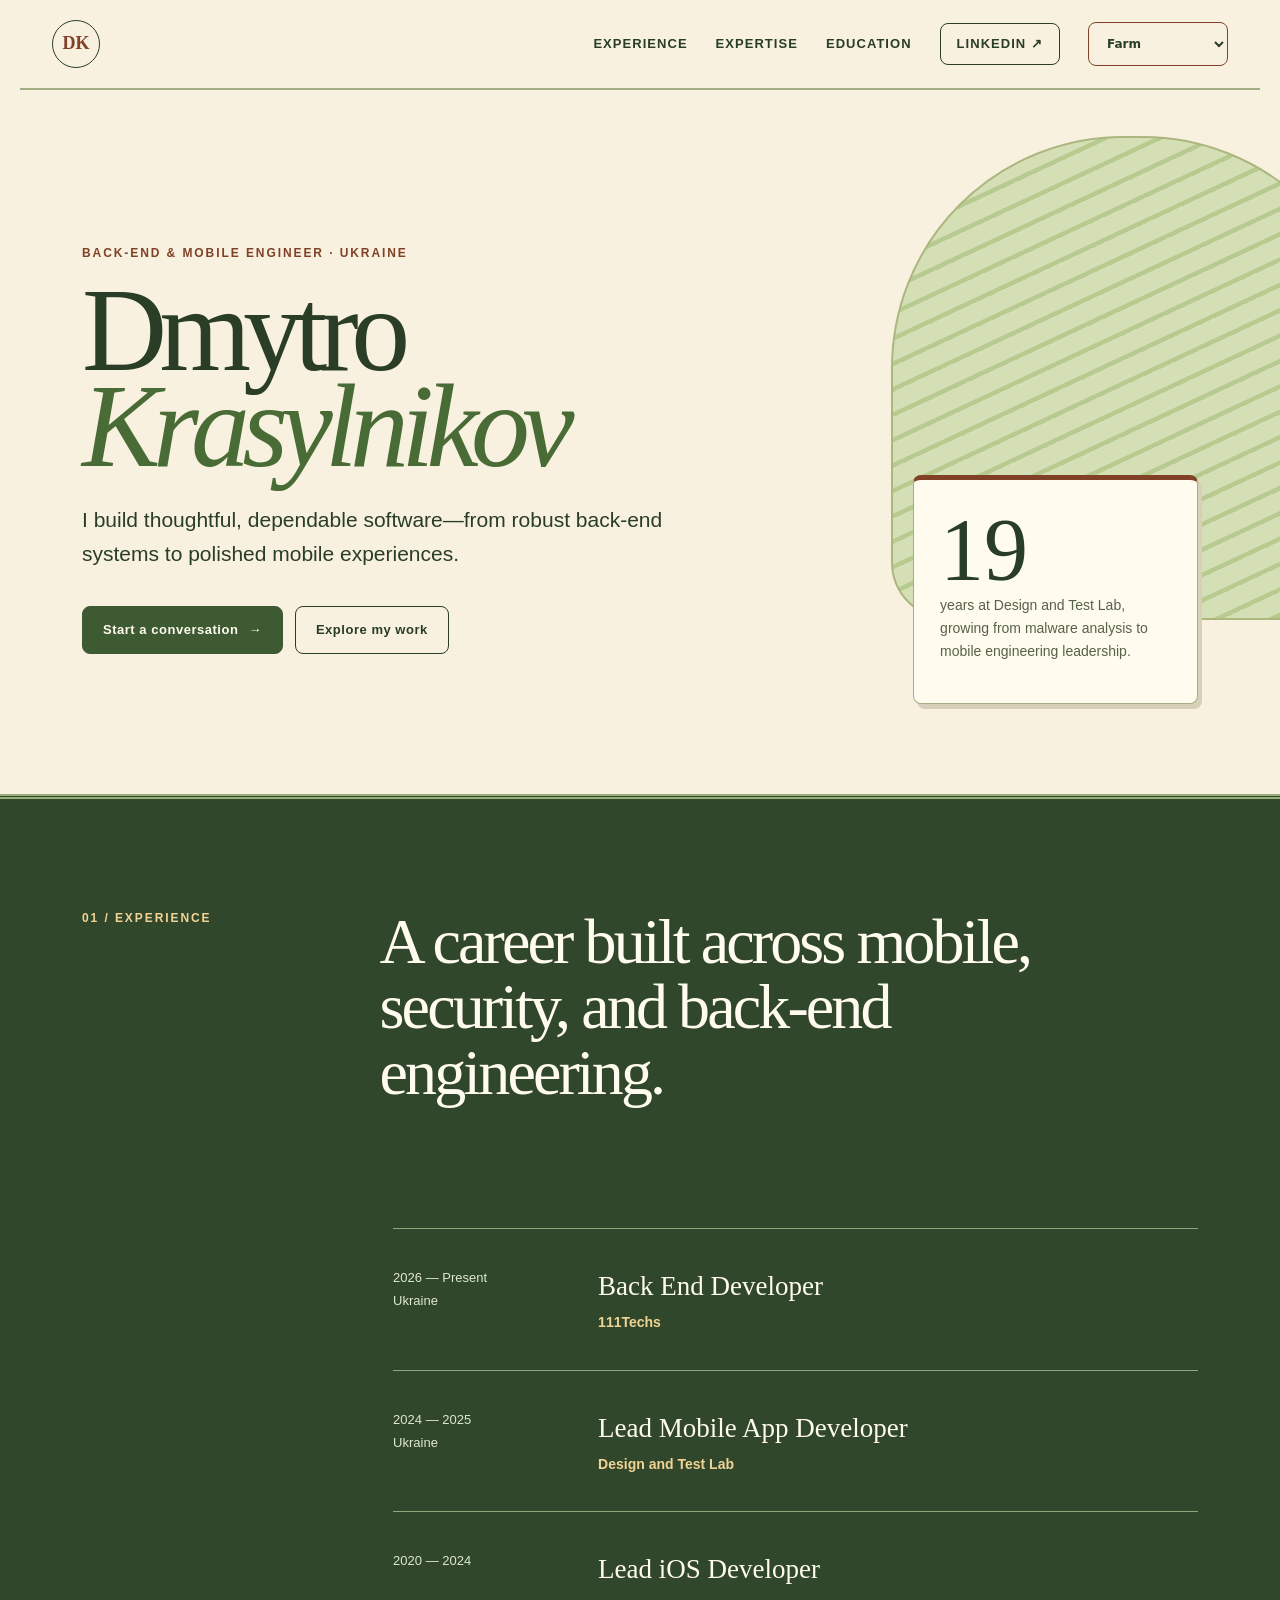
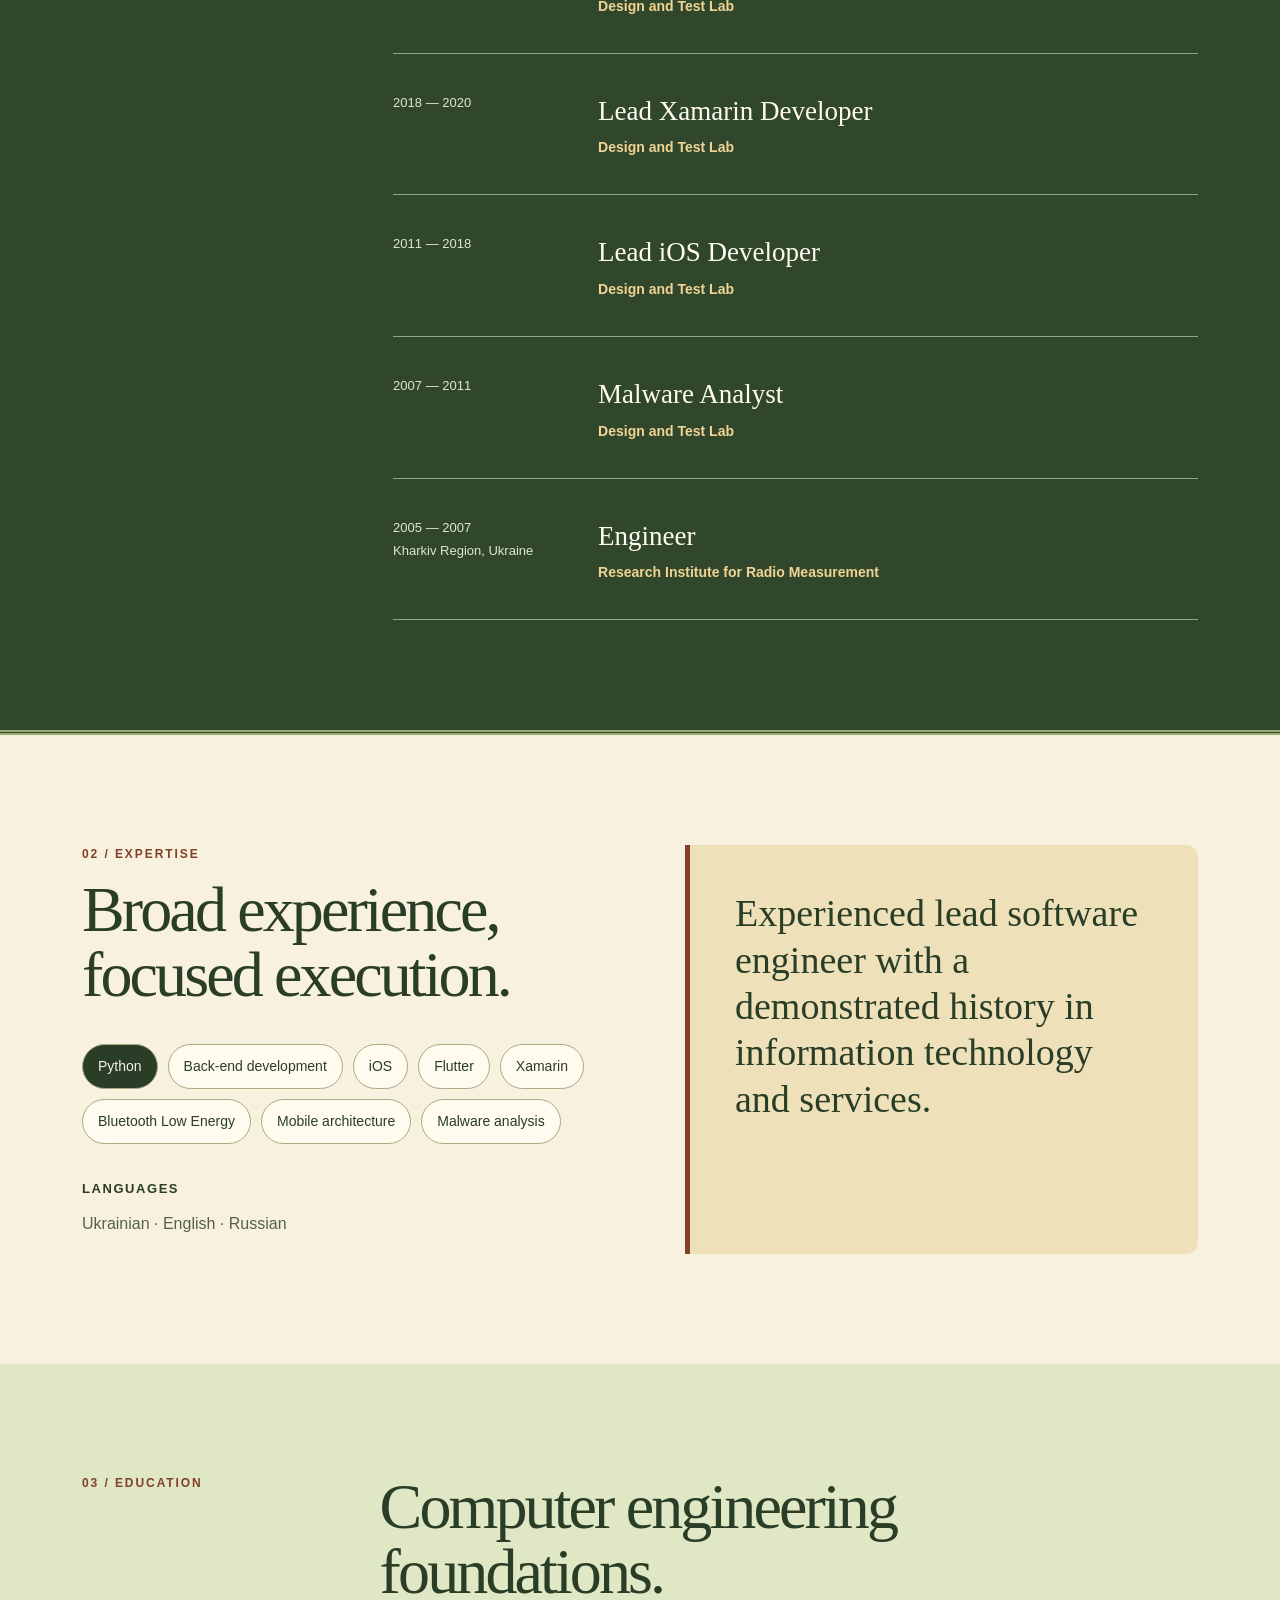
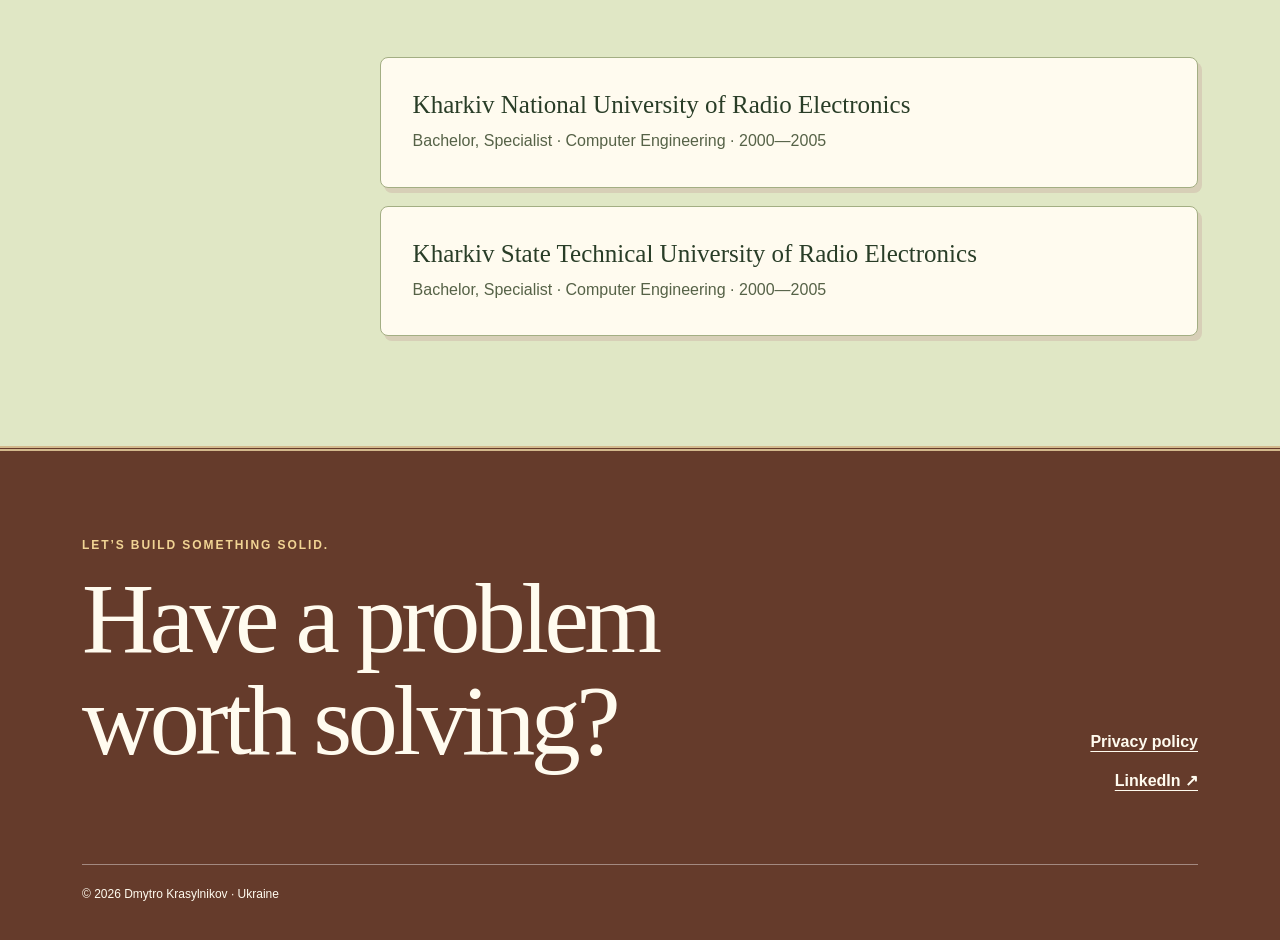
<file: index.html>
<!doctype html>
<html lang="en">
<head>
  <meta charset="utf-8">
  <meta name="viewport" content="width=device-width, initial-scale=1">
  <meta name="description" content="Dmytro Krasylnikov — backend and mobile software engineer with more than two decades of experience.">
  <meta name="theme-color" content="#101010">
  <meta property="og:title" content="Dmytro Krasylnikov — Software Engineer">
  <meta property="og:description" content="Backend and mobile software engineer building dependable products and teams.">
  <meta property="og:type" content="website">
  <title>Dmytro Krasylnikov — Software Engineer</title>
  <style>
    :root {
      color-scheme: dark;
      --ink: #ededed;
      --muted: #b0b0b0;
      --paper: #101010;
      --card: #1c1c1c;
      --accent: #d0d0d0;
      --accent-bright: #dedede;
      --aqua: #242424;
      --line: #444444;
      --display: Georgia, "Times New Roman", serif;
      --body: Inter, ui-sans-serif, system-ui, -apple-system, BlinkMacSystemFont, "Segoe UI", sans-serif;
    }

    * { box-sizing: border-box; }
    html { scroll-behavior: smooth; }
    body {
      margin: 0;
      color: var(--ink);
      background: var(--paper);
      font-family: var(--body);
      line-height: 1.65;
    }
    ::selection { color: var(--paper); background: var(--ink); }
    a { color: inherit; }
    a:focus-visible { outline: 3px solid var(--accent); outline-offset: 4px; }
    .skip-link {
      position: fixed;
      z-index: 10;
      top: 12px;
      left: 12px;
      padding: 10px 16px;
      color: var(--paper);
      background: var(--ink);
      transform: translateY(-160%);
      transition: transform .2s ease;
    }
    .skip-link:focus { transform: translateY(0); }

    .site-header {
      position: sticky;
      z-index: 5;
      top: 0;
      display: flex;
      align-items: center;
      justify-content: space-between;
      max-width: 1240px;
      margin: auto;
      padding: 20px 32px;
      background: rgba(16, 16, 16, .92);
      border-bottom: 1px solid transparent;
      backdrop-filter: blur(14px);
      -webkit-backdrop-filter: blur(14px);
    }
    .monogram {
      display: grid;
      width: 48px;
      height: 48px;
      place-items: center;
      border: 1px solid var(--ink);
      border-radius: 50%;
      font-family: var(--display);
      font-size: 18px;
      font-weight: 700;
      text-decoration: none;
    }
    .monogram, nav a, .button, .footer-links a { transition: color .2s ease, background-color .2s ease, border-color .2s ease, transform .2s ease; }
    .monogram:hover { color: var(--paper); background: var(--ink); transform: rotate(-6deg); }
    nav { display: flex; align-items: center; gap: 28px; }
    nav a { font-size: 13px; font-weight: 700; letter-spacing: .08em; text-decoration: none; text-transform: uppercase; }
    nav a:not(.profile-link):hover { color: var(--accent); }
    .profile-link { padding: 9px 16px; border: 1px solid var(--ink); border-radius: 999px; }
    .profile-link:hover { color: var(--paper); background: var(--ink); }

    main { overflow: hidden; }
    section[id] { scroll-margin-top: 90px; }
    .hero {
      position: relative;
      display: grid;
      grid-template-columns: minmax(0, 1.45fr) minmax(280px, .55fr);
      gap: 80px;
      max-width: 1180px;
      min-height: 670px;
      margin: 34px auto 0;
      padding: 70px 32px 90px;
      align-items: center;
    }
    .hero::before {
      position: absolute;
      z-index: -1;
      top: 12px;
      right: -145px;
      width: 480px;
      height: 480px;
      border: 1px solid rgba(255, 255, 255, .18);
      border-radius: 50%;
      content: "";
    }
    .eyebrow { margin: 0 0 18px; color: var(--accent); font-size: 12px; font-weight: 800; letter-spacing: .16em; text-transform: uppercase; }
    h1, h2, h3, p { margin-top: 0; }
    h1 {
      max-width: 850px;
      margin-bottom: 28px;
      font-family: var(--display);
      font-size: clamp(58px, 9.2vw, 126px);
      font-weight: 400;
      letter-spacing: -.065em;
      line-height: .82;
    }
    h1 span { display: block; color: var(--accent); font-style: italic; }
    .intro { max-width: 650px; margin-bottom: 34px; font-size: clamp(17px, 2vw, 21px); }
    .hero-actions { display: flex; flex-wrap: wrap; gap: 12px; }
    .button {
      display: inline-flex;
      align-items: center;
      gap: 10px;
      min-height: 48px;
      padding: 0 20px;
      border: 1px solid var(--ink);
      border-radius: 999px;
      font-size: 13px;
      font-weight: 800;
      letter-spacing: .04em;
      text-decoration: none;
    }
    .button.primary { color: var(--paper); background: var(--ink); }
    .button:hover { color: var(--paper); background: var(--accent); border-color: var(--accent); transform: translateY(-2px); }
    .button.primary:hover { background: var(--accent); border-color: var(--accent); }
    .hero-note { align-self: end; padding: 26px; border: 1px solid rgba(255, 255, 255, .2); background: rgba(255, 255, 255, .04); }
    .hero-note .number { display: block; font-family: var(--display); font-size: 88px; line-height: 1; }
    .hero-note p { max-width: 210px; color: var(--muted); font-size: 14px; }

    .band { background: #080808; color: #ededed; }
    .section { max-width: 1180px; margin: auto; padding: 110px 32px; }
    .section-heading { display: grid; grid-template-columns: .45fr 1.55fr; gap: 60px; margin-bottom: 70px; }
    .section-label { color: var(--accent); font-size: 12px; font-weight: 800; letter-spacing: .16em; text-transform: uppercase; }
    .band .section-label { color: var(--accent-bright); }
    h2 { max-width: 770px; font-family: var(--display); font-size: clamp(38px, 5vw, 68px); font-weight: 400; letter-spacing: -.045em; line-height: 1.02; }

    .timeline { margin-left: calc(22.5% + 60px); }
    .job {
      display: grid;
      grid-template-columns: 175px 1fr;
      gap: 30px;
      padding: 35px 0;
      border-top: 1px solid rgba(255,255,255,.22);
    }
    .job:last-child { border-bottom: 1px solid rgba(255,255,255,.22); }
    .job h3, .school h3 { text-wrap: balance; }
    .job time, .job .place { color: #b8b8b8; font-size: 13px; }
    .job h3 { margin-bottom: 3px; font-family: var(--display); font-size: 27px; font-weight: 400; }
    .job p { margin-bottom: 0; color: #cccccc; }
    .job .company { color: #dedede; font-size: 14px; font-weight: 700; }

    .expertise { display: grid; grid-template-columns: 1fr 1fr; gap: 90px; }
    .expertise h2 { margin-bottom: 36px; }
    .skill-list { display: flex; flex-wrap: wrap; gap: 10px; padding: 0; list-style: none; }
    .skill-list li { padding: 10px 15px; border: 1px solid #555555; border-radius: 999px; background: var(--card); font-size: 14px; }
    .skill-list li:first-child { color: var(--paper); background: var(--ink); border-color: var(--ink); }
    .quote { padding: 45px; border-left: 5px solid var(--accent); background: #202020; }
    .quote p { margin: 0; font-family: var(--display); font-size: clamp(24px, 3vw, 38px); line-height: 1.22; }
    .languages { margin-top: 34px; }
    .languages h3 { margin-bottom: 12px; font-size: 13px; letter-spacing: .12em; text-transform: uppercase; }
    .languages p { color: var(--muted); }

    .education { background: var(--aqua); }
    .education-grid { display: grid; grid-template-columns: .45fr 1.55fr; gap: 60px; }
    .schools { display: grid; gap: 18px; }
    .school { padding: 32px; background: rgba(255,255,255,.05); }
    .school h3 { margin-bottom: 8px; font-family: var(--display); font-size: 25px; font-weight: 400; line-height: 1.2; }
    .school p { margin-bottom: 0; color: #b8b8b8; }

    footer { padding: 85px 32px 35px; color: var(--ink); background: #080808; }
    .footer-inner { display: grid; grid-template-columns: 1fr auto; gap: 50px; max-width: 1116px; margin: auto; align-items: end; }
    footer h2 { max-width: 780px; margin-bottom: 22px; font-size: clamp(48px, 8vw, 100px); }
    .footer-links { display: grid; gap: 12px; text-align: right; }
    .footer-links a { font-weight: 700; text-underline-offset: 4px; }
    .footer-links a:hover { text-decoration-thickness: 3px; }
    .copyright { max-width: 1116px; margin: 70px auto 0; padding-top: 20px; border-top: 1px solid rgba(255,255,255,.4); font-size: 12px; }

    @media (max-width: 760px) {
      .site-header { padding: 20px; }
      nav a:not(.profile-link) { display: none; }
      .hero { grid-template-columns: 1fr; gap: 24px; min-height: auto; margin-top: 0; padding: 65px 20px 80px; }
      .hero::before { top: 40px; right: -270px; }
      h1 { font-size: clamp(55px, 21vw, 86px); }
      .hero-note { display: flex; align-items: center; gap: 18px; padding: 20px; }
      .hero-note .number { font-size: 65px; }
      .hero-note p { margin: 0; }
      .section { padding: 75px 20px; }
      .section-heading, .education-grid, .expertise { grid-template-columns: 1fr; gap: 22px; }
      .timeline { margin-left: 0; }
      .job { grid-template-columns: 1fr; gap: 8px; }
      .quote { padding: 30px; }
      footer { padding-inline: 20px; }
      .footer-inner { grid-template-columns: 1fr; }
      .footer-links { text-align: left; }
    }

    @media (prefers-reduced-motion: reduce) {
      html { scroll-behavior: auto; }
      *, *::before, *::after { transition-duration: .01ms !important; }
    }

    @media (prefers-contrast: more) {
      :root { --muted: #dedede; --line: #888888; }
      .hero-note, .skill-list li, .profile-link { border-width: 2px; }
    }

    @media print {
      @page { margin: 16mm; }
      :root { color-scheme: light; --ink: #000; --muted: #333; --paper: #fff; --card: #fff; --accent: #333; --accent-bright: #333; --aqua: #eee; }
      body { color: #000; background: #fff; font-size: 10pt; }
      .site-header, .hero-actions, footer { display: none; }
      .hero, .section { max-width: none; min-height: 0; padding: 18px 0; }
      .hero { grid-template-columns: 1fr auto; margin: 0; }
      .hero::before { display: none; }
      h1 { font-size: 52pt; }
      h2 { font-size: 25pt; }
      .band, .education { color: #000; background: #fff; }
      .section-heading { margin-bottom: 20px; }
      .job { break-inside: avoid; padding: 12px 0; border-color: #aaa; }
      .job time, .job .place, .job p, .job .company { color: #222; }
      .quote, .school { break-inside: avoid; background: #eee; }
    }
  </style>
  <link rel="stylesheet" href="theme.css">
  <script src="theme.js"></script>
</head>
<body>
  <a class="skip-link" href="#main-content">Skip to main content</a>
  <header class="site-header">
    <a class="monogram" href="#main-content" aria-label="Back to top">DK</a>
    <nav aria-label="Primary navigation">
      <a href="#experience">Experience</a>
      <a href="#expertise">Expertise</a>
      <a href="#education">Education</a>
      <a class="profile-link" href="https://www.linkedin.com/in/dmytro-krasylnikov-5a0763a7" rel="me">LinkedIn ↗</a>
      <select class="theme-toggle" aria-label="Color theme" hidden><option value="noir">Noir</option><option value="matrix">Matrix</option><option value="lego">Lego</option><option value="transformers">Transformers</option><option value="farm">Farm</option><option value="newspaper">Newspaper</option><option value="wooden">Wooden</option></select>
    </nav>
  </header>

  <main id="main-content">
    <section class="hero" aria-labelledby="hero-title">
      <div>
        <p class="eyebrow">Back-end &amp; mobile engineer · Ukraine</p>
        <h1 id="hero-title">Dmytro <span>Krasylnikov</span></h1>
        <p class="intro">I build thoughtful, dependable software—from robust back-end systems to polished mobile experiences.</p>
        <div class="hero-actions">
          <a class="button primary" href="https://www.linkedin.com/in/dmytro-krasylnikov-5a0763a7">Start a conversation <span aria-hidden="true">→</span></a>
          <a class="button" href="#experience">Explore my work</a>
        </div>
      </div>
      <aside class="hero-note" aria-label="Years of experience">
        <span class="number" aria-hidden="true">19</span>
        <p>years at Design and Test Lab, growing from malware analysis to mobile engineering leadership.</p>
      </aside>
    </section>

    <section class="band" id="experience" aria-labelledby="experience-title">
      <div class="section">
        <div class="section-heading">
          <p class="section-label">01 / Experience</p>
          <h2 id="experience-title">A career built across mobile, security, and back-end engineering.</h2>
        </div>
        <div class="timeline">
          <article class="job">
            <div><time datetime="2026-01">2026 — Present</time><div class="place">Ukraine</div></div>
            <div><h3>Back End Developer</h3><p class="company">111Techs</p></div>
          </article>
          <article class="job">
            <div><time datetime="2024-01">2024 — 2025</time><div class="place">Ukraine</div></div>
            <div><h3>Lead Mobile App Developer</h3><p class="company">Design and Test Lab</p></div>
          </article>
          <article class="job">
            <div><time datetime="2020-06">2020 — 2024</time></div>
            <div><h3>Lead iOS Developer</h3><p class="company">Design and Test Lab</p></div>
          </article>
          <article class="job">
            <div><time datetime="2018-11">2018 — 2020</time></div>
            <div><h3>Lead Xamarin Developer</h3><p class="company">Design and Test Lab</p></div>
          </article>
          <article class="job">
            <div><time datetime="2011-08">2011 — 2018</time></div>
            <div><h3>Lead iOS Developer</h3><p class="company">Design and Test Lab</p></div>
          </article>
          <article class="job">
            <div><time datetime="2007-01">2007 — 2011</time></div>
            <div><h3>Malware Analyst</h3><p class="company">Design and Test Lab</p></div>
          </article>
          <article class="job">
            <div><time datetime="2005-08">2005 — 2007</time><div class="place">Kharkiv Region, Ukraine</div></div>
            <div><h3>Engineer</h3><p class="company">Research Institute for Radio Measurement</p></div>
          </article>
        </div>
      </div>
    </section>

    <section class="section expertise" id="expertise" aria-labelledby="expertise-title">
      <div>
        <p class="section-label">02 / Expertise</p>
        <h2 id="expertise-title">Broad experience, focused execution.</h2>
        <ul class="skill-list" aria-label="Top skills">
          <li>Python</li><li>Back-end development</li><li>iOS</li><li>Flutter</li><li>Xamarin</li><li>Bluetooth Low Energy</li><li>Mobile architecture</li><li>Malware analysis</li>
        </ul>
        <div class="languages">
          <h3>Languages</h3>
          <p>Ukrainian · English · Russian</p>
        </div>
      </div>
      <div class="quote" aria-label="Professional summary">
        <p>Experienced lead software engineer with a demonstrated history in information technology and services.</p>
      </div>
    </section>

    <section class="education" id="education" aria-labelledby="education-title">
      <div class="section education-grid">
        <p class="section-label">03 / Education</p>
        <div>
          <h2 id="education-title">Computer engineering foundations.</h2>
          <div class="schools">
            <article class="school">
              <h3>Kharkiv National University of Radio Electronics</h3>
              <p>Bachelor, Specialist · Computer Engineering · 2000—2005</p>
            </article>
            <article class="school">
              <h3>Kharkiv State Technical University of Radio Electronics</h3>
              <p>Bachelor, Specialist · Computer Engineering · 2000—2005</p>
            </article>
          </div>
        </div>
      </div>
    </section>
  </main>

  <footer>
    <div class="footer-inner">
      <div>
        <p class="section-label">Let’s build something solid.</p>
        <h2>Have a problem worth solving?</h2>
      </div>
      <div class="footer-links">
        <a href="privacy.html">Privacy policy</a>
        <a href="https://www.linkedin.com/in/dmytro-krasylnikov-5a0763a7" rel="me">LinkedIn <span aria-hidden="true">↗</span></a>
      </div>
    </div>
    <p class="copyright">© 2026 Dmytro Krasylnikov · Ukraine</p>
  </footer>
</body>
</html>
</file>
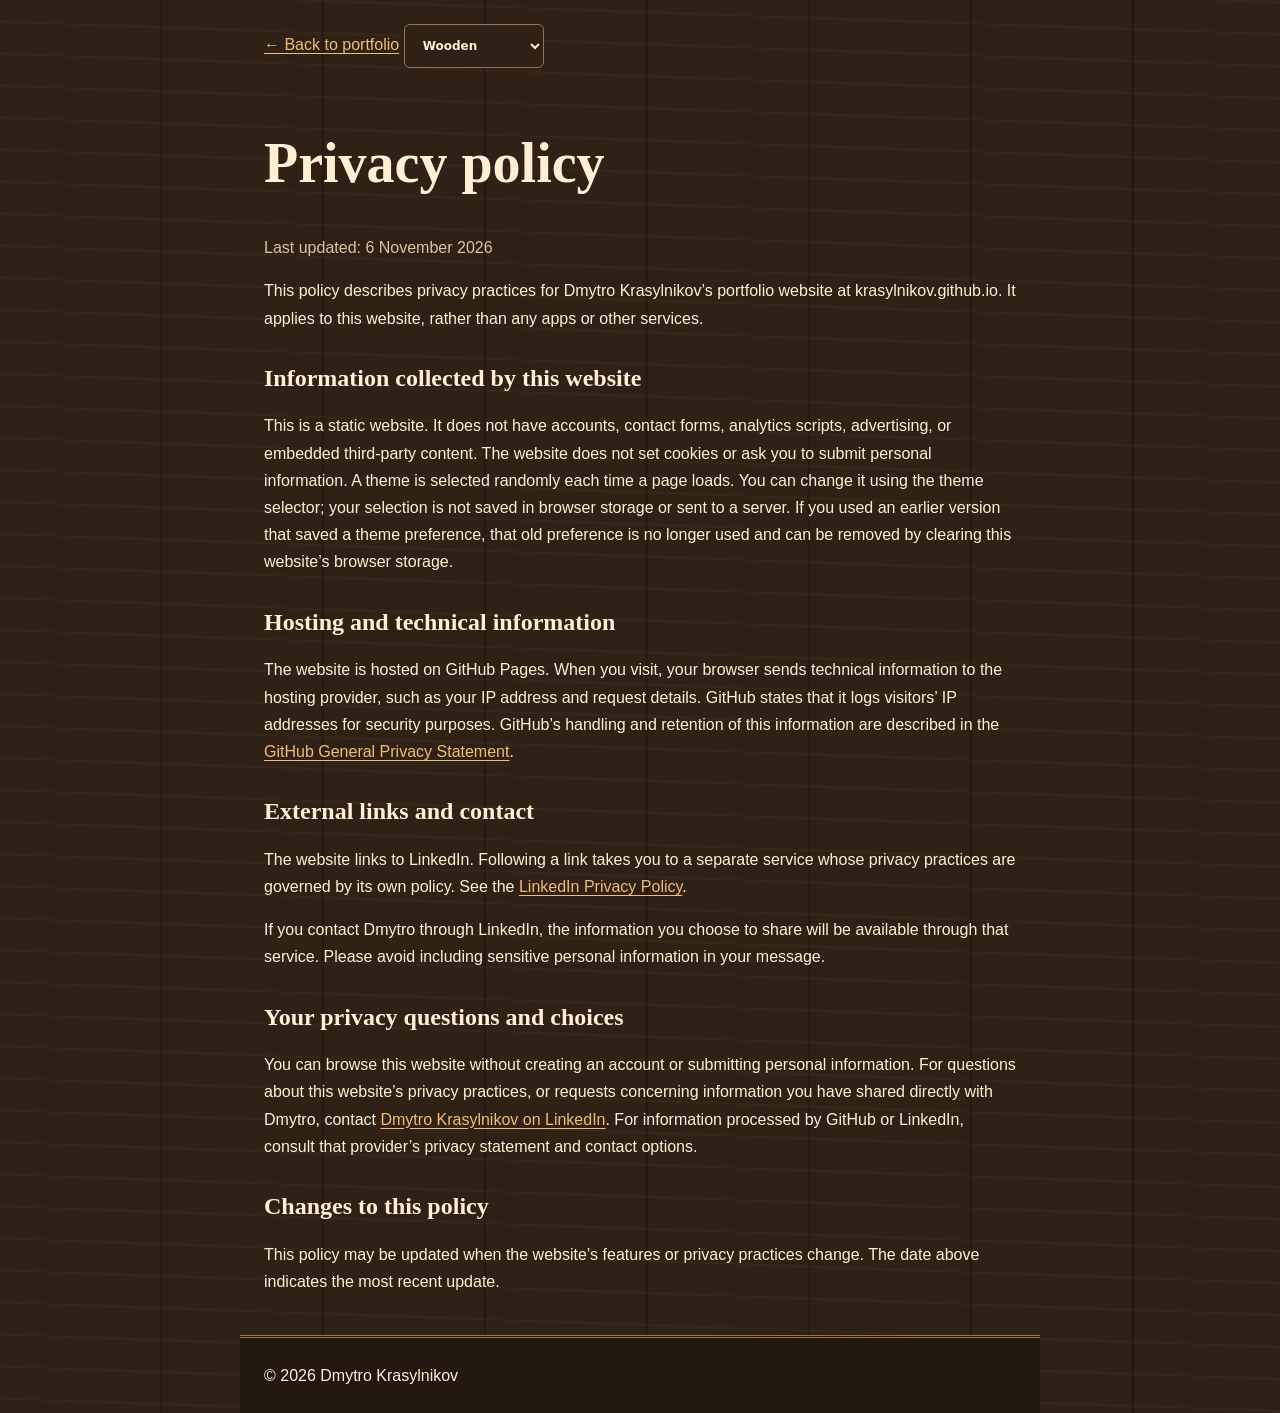
<file: privacy.html>
<!doctype html>
<html lang="en">
<head>
  <meta charset="utf-8">
  <meta name="viewport" content="width=device-width, initial-scale=1">
  <meta name="description" content="Privacy policy for Dmytro Krasylnikov’s portfolio website.">
  <meta name="theme-color" content="#101010">
  <title>Privacy Policy — Dmytro Krasylnikov</title>
  <style>
    :root { color-scheme: dark; }
    * { box-sizing: border-box; }
    body { margin: 0; background: #101010; color: #ededed; font-family: system-ui, sans-serif; line-height: 1.7; }
    header, main, footer { max-width: 800px; margin: auto; padding: 24px; }
    main { padding-top: 0; }
    h1, h2 { font-family: Georgia, serif; line-height: 1.2; }
    h1 { font-size: clamp(2.2rem, 6vw, 3.5rem); }
    h2 { margin-top: 2rem; }
    a { color: #d0d0d0; text-underline-offset: 3px; }
    a:focus-visible { outline: 3px solid #d0d0d0; outline-offset: 4px; }
    .updated, footer { color: #b0b0b0; }
    @media print { :root { color-scheme: light; } .updated, footer { color: #333; } body { background: white; color: black; } a { color: black; } }
  </style>
  <link rel="stylesheet" href="theme.css">
  <script src="theme.js"></script>
</head>
<body>
  <header><a href="index.html">← Back to portfolio</a> <select class="theme-toggle" aria-label="Color theme" hidden><option value="noir">Noir</option><option value="matrix">Matrix</option><option value="lego">Lego</option><option value="transformers">Transformers</option><option value="farm">Farm</option><option value="newspaper">Newspaper</option><option value="wooden">Wooden</option></select></header>
  <main id="main-content">
    <h1>Privacy policy</h1>
    <p class="updated">Last updated: <time datetime="2026-11-06">6 November 2026</time></p>
    <p>This policy describes privacy practices for Dmytro Krasylnikov’s portfolio website at krasylnikov.github.io. It applies to this website, rather than any apps or other services.</p>

    <h2>Information collected by this website</h2>
    <p>This is a static website. It does not have accounts, contact forms, analytics scripts, advertising, or embedded third-party content. The website does not set cookies or ask you to submit personal information. A theme is selected randomly each time a page loads. You can change it using the theme selector; your selection is not saved in browser storage or sent to a server. If you used an earlier version that saved a theme preference, that old preference is no longer used and can be removed by clearing this website’s browser storage.</p>

    <h2>Hosting and technical information</h2>
    <p>The website is hosted on GitHub Pages. When you visit, your browser sends technical information to the hosting provider, such as your IP address and request details. GitHub states that it logs visitors’ IP addresses for security purposes. GitHub’s handling and retention of this information are described in the <a href="https://docs.github.com/en/site-policy/privacy-policies/github-general-privacy-statement">GitHub General Privacy Statement</a>.</p>

    <h2>External links and contact</h2>
    <p>The website links to LinkedIn. Following a link takes you to a separate service whose privacy practices are governed by its own policy. See the <a href="https://www.linkedin.com/legal/privacy-policy">LinkedIn Privacy Policy</a>.</p>
    <p>If you contact Dmytro through LinkedIn, the information you choose to share will be available through that service. Please avoid including sensitive personal information in your message.</p>

    <h2>Your privacy questions and choices</h2>
    <p>You can browse this website without creating an account or submitting personal information. For questions about this website’s privacy practices, or requests concerning information you have shared directly with Dmytro, contact <a href="https://www.linkedin.com/in/dmytro-krasylnikov-5a0763a7">Dmytro Krasylnikov on LinkedIn</a>. For information processed by GitHub or LinkedIn, consult that provider’s privacy statement and contact options.</p>

    <h2>Changes to this policy</h2>
    <p>This policy may be updated when the website’s features or privacy practices change. The date above indicates the most recent update.</p>
  </main>
  <footer>© 2026 Dmytro Krasylnikov</footer>
</body>
</html>
</file>
<file: theme.css>
.theme-toggle {
  min-height: 44px;
  padding: 9px 14px;
  border: 1px solid var(--accent, #d0d0d0);
  border-radius: 999px;
  color: var(--ink, #ededed);
  background: var(--paper, #101010);
  font: 700 12px system-ui, sans-serif;
  cursor: pointer;
}
.theme-toggle:hover { color: var(--paper, #101010); background: var(--ink, #ededed); }
.theme-toggle:focus-visible { outline: 3px solid var(--accent, #d0d0d0); outline-offset: 4px; }
@media screen {
  :root[data-theme="matrix"] {
    --ink: #b7ffc8;
    --muted: #82c997;
    --paper: #030a05;
    --card: #0a1b0f;
    --accent: #39ff77;
    --accent-bright: #39ff77;
    --aqua: #0b2012;
    --line: #285c37;
    --display: "Courier New", monospace;
    --body: "Courier New", monospace;
  }
  [data-theme="matrix"] body { color: var(--ink); background: var(--paper); font-family: var(--body); }
  [data-theme="matrix"] .site-header { background: rgba(3, 10, 5, .94); }
  [data-theme="matrix"] .band, [data-theme="matrix"] footer { color: var(--ink); background: #020603; }
  [data-theme="matrix"] .hero-note, [data-theme="matrix"] .school, [data-theme="matrix"] .quote { background: var(--card); }
  [data-theme="matrix"] .hero::before, [data-theme="matrix"] .hero-note,
  [data-theme="matrix"] .job, [data-theme="matrix"] .skill-list li,
  [data-theme="matrix"] .copyright { border-color: var(--line); }
  [data-theme="matrix"] .job time, [data-theme="matrix"] .job .place,
  [data-theme="matrix"] .job p, [data-theme="matrix"] .school p,
  [data-theme="matrix"] .updated { color: var(--muted); }
  [data-theme="matrix"] .job .company { color: var(--accent); }
  [data-theme="matrix"] h1, [data-theme="matrix"] h2 { font-family: var(--display); }
  [data-theme="matrix"] a:focus-visible { outline-color: var(--accent); }
  [data-theme="matrix"] main > p a, [data-theme="matrix"] header > a { color: var(--accent); }
  [data-theme="matrix"] h1 span { text-shadow: 0 0 22px rgba(57, 255, 119, .2); }
}
@media (max-width: 760px) {
  .site-header nav { gap: 10px; }
  .site-header .profile-link { padding-inline: 10px; }
}
@media print { .theme-toggle { display: none; } }

@media screen {
  :root[data-theme="lego"] {
    color-scheme: light;
    --ink: #172b4d;
    --muted: #3d4c61;
    --paper: #fff8df;
    --card: #ffffff;
    --accent: #b21f24;
    --accent-bright: #ffdf52;
    --aqua: #ffcf00;
    --line: #172b4d;
    --display: "Arial Black", "Trebuchet MS", sans-serif;
    --body: "Trebuchet MS", Arial, sans-serif;
  }
  [data-theme="lego"] body { color: var(--ink); background: var(--paper); font-family: var(--body); }
  [data-theme="lego"] .site-header { background: #ffcf00; border-bottom: 4px solid var(--ink); }
  [data-theme="lego"] h1, [data-theme="lego"] h2 { font-family: var(--display); font-weight: 900; letter-spacing: -.045em; }
  [data-theme="lego"] h1 span { font-style: normal; }
  [data-theme="lego"] .hero::before { border: 0; border-radius: 12px; background: #ffcf00; background-image: radial-gradient(circle at center, #ffe46b 0 10px, #cba400 11px 13px, transparent 14px); background-size: 48px 48px; }
  [data-theme="lego"] .hero-note, [data-theme="lego"] .quote,
  [data-theme="lego"] .school { border: 3px solid var(--ink); border-radius: 8px; box-shadow: 6px 6px 0 var(--ink); background: var(--card); }
  [data-theme="lego"] .quote { background: #ffcf00; }
  [data-theme="lego"] .button, [data-theme="lego"] .skill-list li,
  [data-theme="lego"] .theme-toggle, [data-theme="lego"] .profile-link { border: 2px solid var(--ink); border-radius: 6px; box-shadow: 3px 3px 0 var(--ink); }
  [data-theme="lego"] .button.primary { color: #fff; background: #b21f24; }
  [data-theme="lego"] .button:hover { color: #fff; background: #0755a1; }
  [data-theme="lego"] .band { color: #fff; background: #0755a1; }
  [data-theme="lego"] .band .section-label { color: #ffdf52; }
  [data-theme="lego"] .job time, [data-theme="lego"] .job .place,
  [data-theme="lego"] .job p { color: #fff; }
  [data-theme="lego"] .job .company { color: #ffdf52; }
  [data-theme="lego"] .job { border-color: #77abe0; }
  [data-theme="lego"] .school p, [data-theme="lego"] .updated { color: var(--muted); }
  [data-theme="lego"] footer { color: #fff; background: #b21f24; }
  [data-theme="lego"] footer .section-label { color: #ffdf52; }
  [data-theme="lego"] main > p a, [data-theme="lego"] header > a { color: #0755a1; }
  [data-theme="lego"] a:focus-visible { outline-color: #172b4d; }
  [data-theme="lego"] .band a:focus-visible, [data-theme="lego"] footer a:focus-visible { outline-color: #ffdf52; }
}

@media screen {
  :root[data-theme="transformers"] {
    --ink: #edf4fc;
    --muted: #b1c2d5;
    --paper: #101925;
    --card: #202f42;
    --accent: #ff8e89;
    --accent-bright: #80d9ff;
    --aqua: #142a43;
    --line: #526d88;
    --display: "Arial Black", "Trebuchet MS", sans-serif;
    --body: "Trebuchet MS", Arial, sans-serif;
  }
  [data-theme="transformers"] body { color: var(--ink); background: var(--paper); font-family: var(--body); }
  [data-theme="transformers"] .site-header { background: linear-gradient(135deg, #293c51, #101925 70%); border-bottom: 3px solid #d03b40; }
  [data-theme="transformers"] h1, [data-theme="transformers"] h2 { font-family: var(--display); font-weight: 900; letter-spacing: -.045em; }
  [data-theme="transformers"] h1 span { font-style: normal; color: #80d9ff; text-shadow: 0 3px 0 #153e62; }
  [data-theme="transformers"] .hero::before { border: 2px solid #526d88; border-radius: 0; transform: rotate(30deg); background: repeating-linear-gradient(90deg, transparent 0 46px, #526d8833 47px 48px), linear-gradient(135deg, #233e5d, #101925); }
  [data-theme="transformers"] .hero-note, [data-theme="transformers"] .quote,
  [data-theme="transformers"] .school { background: linear-gradient(135deg, #2b4058, #182637); border: 1px solid var(--line); border-top: 4px solid #80d9ff; border-radius: 2px; box-shadow: 5px 5px 0 #080f18; }
  [data-theme="transformers"] .quote { border-left: 5px solid #d03b40; }
  [data-theme="transformers"] .button, [data-theme="transformers"] .profile-link,
  [data-theme="transformers"] .theme-toggle, [data-theme="transformers"] .skill-list li { border-radius: 3px; border-color: var(--line); }
  [data-theme="transformers"] .button.primary { color: #fff; background: #a9232b; border-color: #ff8e89; }
  [data-theme="transformers"] .button:hover { color: #fff; background: #185580; border-color: #80d9ff; }
  [data-theme="transformers"] .band { color: var(--ink); background: #0b1420; border-block: 2px solid #526d88; }
  [data-theme="transformers"] .job { border-color: var(--line); }
  [data-theme="transformers"] .job time, [data-theme="transformers"] .job .place,
  [data-theme="transformers"] .job p, [data-theme="transformers"] .school p,
  [data-theme="transformers"] .updated { color: var(--muted); }
  [data-theme="transformers"] .job .company { color: #80d9ff; }
  [data-theme="transformers"] footer { color: var(--ink); background: linear-gradient(135deg, #3c1723, #101925 75%); border-top: 4px solid #d03b40; }
  [data-theme="transformers"] main > p a, [data-theme="transformers"] header > a { color: #80d9ff; }
  [data-theme="transformers"] a:focus-visible { outline-color: #80d9ff; }
}

@media screen {
  :root[data-theme="farm"] {
    color-scheme: light;
    --ink: #293d27;
    --muted: #566247;
    --paper: #f8f1df;
    --card: #fffbef;
    --accent: #804127;
    --accent-bright: #f1d494;
    --aqua: #e0e7c5;
    --line: #a3ae83;
    --display: Georgia, "Times New Roman", serif;
    --body: "Trebuchet MS", Arial, sans-serif;
  }
  [data-theme="farm"] body { color: var(--ink); background: var(--paper); font-family: var(--body); }
  [data-theme="farm"] .site-header { background: rgba(248, 241, 223, .96); border-bottom: 2px solid var(--line); }
  [data-theme="farm"] h1, [data-theme="farm"] h2 { font-family: var(--display); }
  [data-theme="farm"] h1 span { color: #496b35; }
  [data-theme="farm"] .hero::before { border: 2px solid #acb780; background: repeating-linear-gradient(155deg, #d5dfb5 0 18px, #b7cb90 19px 23px); border-radius: 48% 48% 12% 12%; }
  [data-theme="farm"] .hero-note, [data-theme="farm"] .school {
    background: var(--card); border: 1px solid var(--line); border-radius: 8px; box-shadow: 4px 5px 0 #d7cfb7;
  }
  [data-theme="farm"] .hero-note { border-top: 5px solid #804127; }
  [data-theme="farm"] .button, [data-theme="farm"] .profile-link,
  [data-theme="farm"] .theme-toggle { border-radius: 8px; }
  [data-theme="farm"] .button.primary { color: #fffbef; background: #3e5a32; border-color: #3e5a32; }
  [data-theme="farm"] .button:hover { color: #fffbef; background: #804127; border-color: #804127; }
  [data-theme="farm"] .band { color: #fffbef; background: #30472c; border-block: 5px double #98ad77; }
  [data-theme="farm"] .job { border-color: #91a77d; }
  [data-theme="farm"] .job time, [data-theme="farm"] .job .place,
  [data-theme="farm"] .job p { color: #dee8cb; }
  [data-theme="farm"] .job .company { color: #f1d494; }
  [data-theme="farm"] .skill-list li { border-color: #a3ae83; }
  [data-theme="farm"] .quote { background: #eee0b9; border-left-color: #804127; border-radius: 0 12px 12px 0; }
  [data-theme="farm"] .school p, [data-theme="farm"] .updated { color: var(--muted); }
  [data-theme="farm"] footer { color: #fffbef; background: #653b2b; border-top: 5px double #d3b98d; }
  [data-theme="farm"] footer .section-label { color: #f1d494; }
  [data-theme="farm"] main > p a, [data-theme="farm"] header > a { color: #804127; }
  [data-theme="farm"] a:focus-visible { outline-color: #804127; }
  [data-theme="farm"] .band a:focus-visible, [data-theme="farm"] footer a:focus-visible { outline-color: #f1d494; }
}

@media screen {
  :root[data-theme="newspaper"] {
    color-scheme: light;
    --ink: #24221e;
    --muted: #615c52;
    --paper: #f4efdf;
    --card: #faf6e9;
    --accent: #494338;
    --accent-bright: #494338;
    --aqua: #e8e1cf;
    --line: #aaa18d;
    --display: Georgia, "Times New Roman", serif;
    --body: Georgia, "Times New Roman", serif;
  }
  [data-theme="newspaper"] body { color: var(--ink); background: var(--paper); font-family: var(--body); }
  [data-theme="newspaper"] .site-header { background: rgba(244, 239, 223, .96); border-block: 4px double var(--ink); }
  [data-theme="newspaper"] .monogram { border-radius: 0; border-width: 2px; }
  [data-theme="newspaper"] h1, [data-theme="newspaper"] h2 { font-family: var(--display); font-weight: 700; }
  [data-theme="newspaper"] h1 span { color: var(--ink); }
  [data-theme="newspaper"] .hero::before { display: none; }
  [data-theme="newspaper"] .hero { border-bottom: 4px double var(--ink); }
  [data-theme="newspaper"] .eyebrow, [data-theme="newspaper"] .section-label { color: var(--muted); }
  [data-theme="newspaper"] .hero-note { background: transparent; border: 1px solid var(--line); border-top: 4px double var(--ink); }
  [data-theme="newspaper"] .button, [data-theme="newspaper"] .profile-link,
  [data-theme="newspaper"] .theme-toggle, [data-theme="newspaper"] .skill-list li { border-radius: 0; border-color: var(--ink); }
  [data-theme="newspaper"] .band { color: var(--ink); background: var(--paper); }
  [data-theme="newspaper"] .band .section-label { color: var(--muted); }
  [data-theme="newspaper"] .job { border-color: var(--line); }
  [data-theme="newspaper"] .job time, [data-theme="newspaper"] .job .place,
  [data-theme="newspaper"] .job p, [data-theme="newspaper"] .school p,
  [data-theme="newspaper"] .updated { color: var(--muted); }
  [data-theme="newspaper"] .job .company { color: var(--ink); }
  [data-theme="newspaper"] .quote { background: transparent; border-left: 3px double var(--ink); border-block: 1px solid var(--line); }
  [data-theme="newspaper"] .education { border-block: 4px double var(--ink); }
  [data-theme="newspaper"] .school { background: var(--card); border: 1px solid var(--line); }
  [data-theme="newspaper"] footer { color: var(--ink); background: var(--paper); border-top: 4px double var(--ink); }
  [data-theme="newspaper"] .copyright { border-color: var(--line); }
  [data-theme="newspaper"] main > p a, [data-theme="newspaper"] header > a { color: var(--ink); }
  [data-theme="newspaper"] a:focus-visible { outline-color: var(--ink); }
}

@media screen {
  :root[data-theme="wooden"] {
    --ink: #fff0d5;
    --muted: #dbc4a3;
    --paper: #302117;
    --card: #483124;
    --accent: #f0bc77;
    --accent-bright: #f6cc92;
    --aqua: #3c2b1e;
    --line: #967454;
    --display: Georgia, "Times New Roman", serif;
    --body: "Trebuchet MS", Arial, sans-serif;
  }
  [data-theme="wooden"] body {
    color: var(--ink); background: var(--paper);
    background-image: repeating-linear-gradient(2deg, transparent 0 13px, #f0bc7708 14px 15px, transparent 16px 32px), repeating-linear-gradient(90deg, transparent 0 159px, #180f0a66 160px 162px);
    font-family: var(--body);
  }
  [data-theme="wooden"] .site-header { background: rgba(48, 33, 23, .96); border-bottom: 3px double var(--line); }
  [data-theme="wooden"] h1, [data-theme="wooden"] h2 { font-family: var(--display); }
  [data-theme="wooden"] h1 span { color: var(--accent); text-shadow: 0 2px 1px #180f0a; }
  [data-theme="wooden"] .hero::before { border: 2px solid var(--line); background: repeating-radial-gradient(ellipse at 45% 50%, #513a28 0 14px, #715236 15px 17px, #39281c 18px 32px); border-radius: 48% 43% 46% 40%; }
  [data-theme="wooden"] .hero-note, [data-theme="wooden"] .school,
  [data-theme="wooden"] .quote { background: linear-gradient(100deg, #483124, #533b29, #483124); border: 1px solid var(--line); border-radius: 8px; box-shadow: inset 0 2px 0 #ffffff12, 0 5px 0 #1c130d; }
  [data-theme="wooden"] .quote { border-left: 5px solid var(--accent); }
  [data-theme="wooden"] .button, [data-theme="wooden"] .profile-link,
  [data-theme="wooden"] .theme-toggle, [data-theme="wooden"] .skill-list li { border-color: var(--line); border-radius: 6px; }
  [data-theme="wooden"] .button.primary { color: #302117; background: #f0bc77; border-color: #f0bc77; }
  [data-theme="wooden"] .button:hover { color: #302117; background: #f6cc92; border-color: #f6cc92; }
  [data-theme="wooden"] .band { color: var(--ink); background: #24190f; border-block: 3px double var(--line); }
  [data-theme="wooden"] .job { border-color: var(--line); }
  [data-theme="wooden"] .job time, [data-theme="wooden"] .job .place,
  [data-theme="wooden"] .job p, [data-theme="wooden"] .school p,
  [data-theme="wooden"] .updated { color: var(--muted); }
  [data-theme="wooden"] .job .company { color: var(--accent-bright); }
  [data-theme="wooden"] footer { color: var(--ink); background: #24190f; border-top: 3px double var(--line); }
  [data-theme="wooden"] .copyright { border-color: var(--line); }
  [data-theme="wooden"] main > p a, [data-theme="wooden"] header > a { color: var(--accent); }
  [data-theme="wooden"] a:focus-visible { outline-color: var(--accent); }
}
</file>
